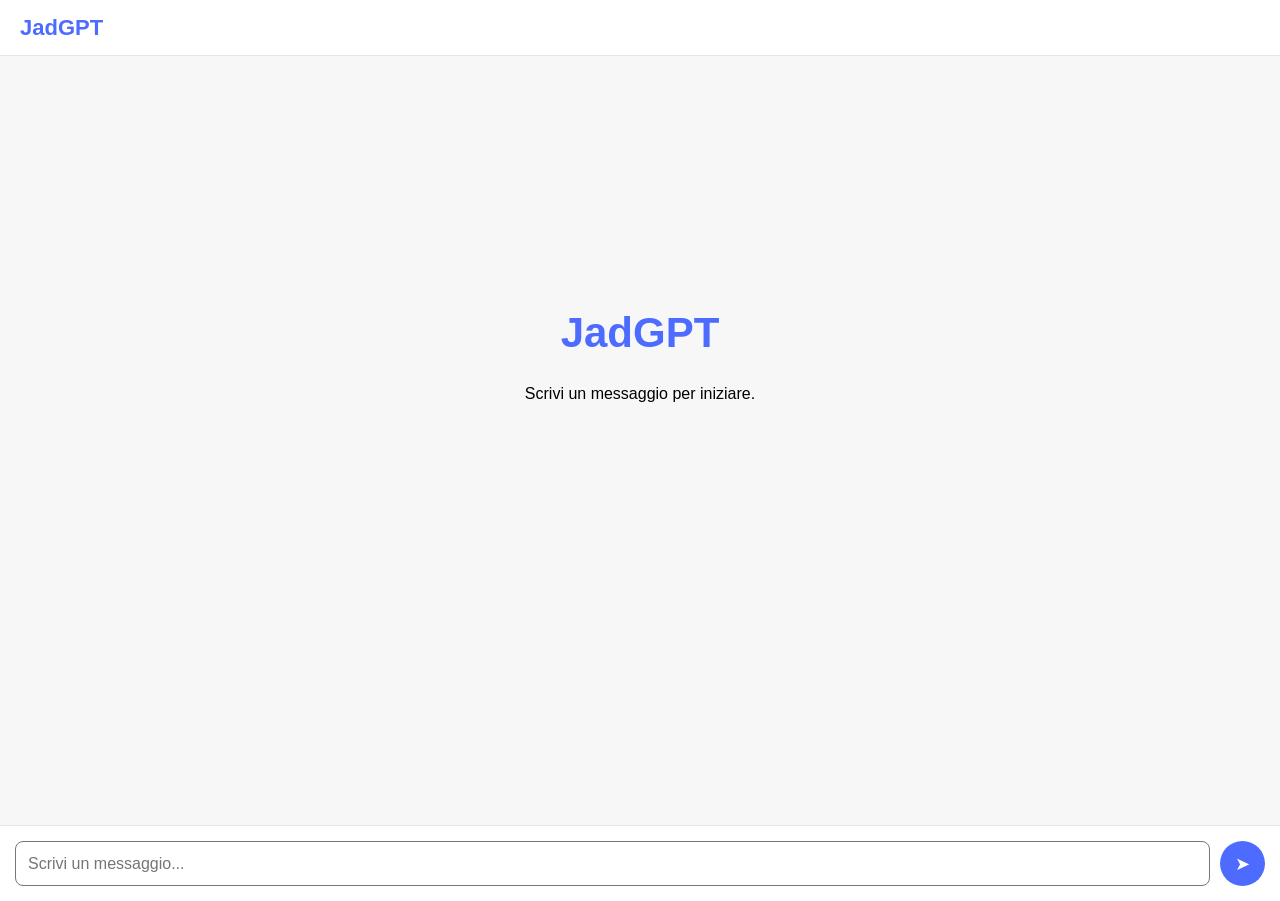
<file: JadGPT copia.html>
<!DOCTYPE html>
<html lang="it">
<head>
    <meta charset="UTF-8">
    <title>JadGPT</title>
    <style>

        body {
            margin: 0;
            font-family: "Segoe UI", Arial, sans-serif;
            background: #f7f7f8;
            color: #000;
            height: 100vh;
            overflow: hidden;
        }

        /* TOP */
        #topbar {
            height: 55px;
            background: #ffffff;
            border-bottom: 1px solid #e5e5e5;
            display: flex;
            justify-content: flex-start;
            align-items: center;
            padding: 0 20px;
            font-size: 22px;
            font-weight: bold;
            color: #4D6CFF;
        }

        /* LAYOUT */
        #container {
            height: calc(100vh - 55px);
            display: flex;
            flex-direction: column;
        }

        /* CHAT */
        #chat {
            flex: 1;
            overflow-y: auto;
            padding: 25px;
            display: flex;
            flex-direction: column;
            gap: 15px;
        }

        /* MESSAGGI */
        .msg-container {
            width: 100%;
            display: flex;
        }

        .msg {
            padding: 12px 15px;
            border-radius: 12px;
            max-width: 75%;
            font-size: 16px;
            line-height: 1.4;
            white-space: pre-wrap;
        }

        .user {
            justify-content: flex-end;
        }
        .user .msg {
            background: #d9e8ff;
        }

        .bot {
            justify-content: flex-start;
        }
        .bot .msg {
            background: #e9e9eb;
        }

        /* WELCOME */
        #welcome {
            text-align: center;
            margin-top: 200px;
        }
        #welcome h1 {
            font-size: 42px;
            color: #4D6CFF;
        }

        /* INPUT */
        #input-area {
            padding: 15px;
            background: #fff;
            display: flex;
            gap: 10px;
            border-top: 1px solid #e5e5e5;
        }

        #domanda {
            flex: 1;
            padding: 12px;
            border-radius: 8px;
            border: 1px solid #777;
            font-size: 16px;
        }

        #sendBtn {
            width: 45px;
            height: 45px;
            border-radius: 50%;
            border: none;
            background: #4D6CFF;
            color: white;
            cursor: pointer;
            font-size: 18px;
        }

        /* TYPING DOTS */
        .typing span {
            display: inline-block;
            width: 8px;
            height: 8px;
            background: #555;
            margin-right: 4px;
            border-radius: 50%;
            animation: bounce 0.6s infinite;
        }

        .typing span:nth-child(2) { animation-delay: 0.15s; }
        .typing span:nth-child(3) { animation-delay: 0.3s; }

        @keyframes bounce {
            0%, 100% { transform: translateY(0); }
            50% { transform: translateY(-6px); }
        }

        /* Rimuove riquadro grigio dai puntini */
        #typing .msg {
            background: transparent !important;
            padding: 5px 0 !important;
            box-shadow: none !important;
        }

    </style>
</head>
<body>

<div id="topbar">JadGPT</div>

<div id="container">

    <div id="chat">
        <div id="welcome">
            <h1>JadGPT</h1>
            <p>Scrivi un messaggio per iniziare.</p>
        </div>
    </div>

    <div id="input-area">
        <input id="domanda" type="text" placeholder="Scrivi un messaggio...">
        <button id="sendBtn">➤</button>
    </div>

</div>

<script>

    /* RISPOSTE SENZA RIPETIZIONI */
    const risposte_originali = [
        "Boh.",
        "Con tutte le persone che conosci, proprio a me dovevi chiederlo?",
        "Sparati.",
        "Chiedi a Giacomo.",
        "Mh... bella domanda.",
        "Arrangiati.",
        "Ma chi me l'ha fatto fare:",
        "Perché?",
        "Smettila, mi hai stancato!",
        "864,63754",
        "16",
        "O giallo o blu.",
        "Quindi?"
    ];
    let risposte = [...risposte_originali];

    function rispostaCasuale() {
        if (risposte.length === 0) risposte = [...risposte_originali];
        const i = Math.floor(Math.random() * risposte.length);
        const r = risposte[i];
        risposte.splice(i, 1);
        return r;
    }

    const chat = document.getElementById("chat");
    const input = document.getElementById("domanda");
    const sendBtn = document.getElementById("sendBtn");

    /* AGGIUNGE UN MESSAGGIO */
    function aggiungiMessaggio(testo, tipo) {
        const wrap = document.createElement("div");
        wrap.className = "msg-container " + tipo;

        const msg = document.createElement("div");
        msg.className = "msg";
        msg.textContent = testo;

        wrap.appendChild(msg);

        const welcome = document.getElementById("welcome");
        if (welcome) welcome.remove();

        chat.appendChild(wrap);
        chat.scrollTop = chat.scrollHeight;
    }

    /* TYPING */
    function mostraTyping() {
        const wrap = document.createElement("div");
        wrap.className = "msg-container bot";
        wrap.id = "typing";

        wrap.innerHTML = `
            <div class="msg">
                <div class="typing">
                    <span></span><span></span><span></span>
                </div>
            </div>
        `;

        chat.appendChild(wrap);
        chat.scrollTop = chat.scrollHeight;
    }

    function nascondiTyping() {
        const t = document.getElementById("typing");
        if (t) t.remove();
    }

    /* INVIO */
    function rispondi() {
        const domanda = input.value.trim();
        if (domanda === "") return;

        aggiungiMessaggio(domanda, "user");
        input.value = "";

        mostraTyping();

        setTimeout(() => {
            nascondiTyping();
            aggiungiMessaggio(rispostaCasuale(), "bot");
        }, 1500);
    }

    /* ENTER FUNZIONANTE */
    input.addEventListener("keydown", function(e) {
        if (e.key === "Enter") {
            e.preventDefault();
            rispondi();
        }
    });

    /* PULSANTE FUNZIONANTE */
    sendBtn.addEventListener("click", rispondi);

</script>

</body>
</html>
</file>
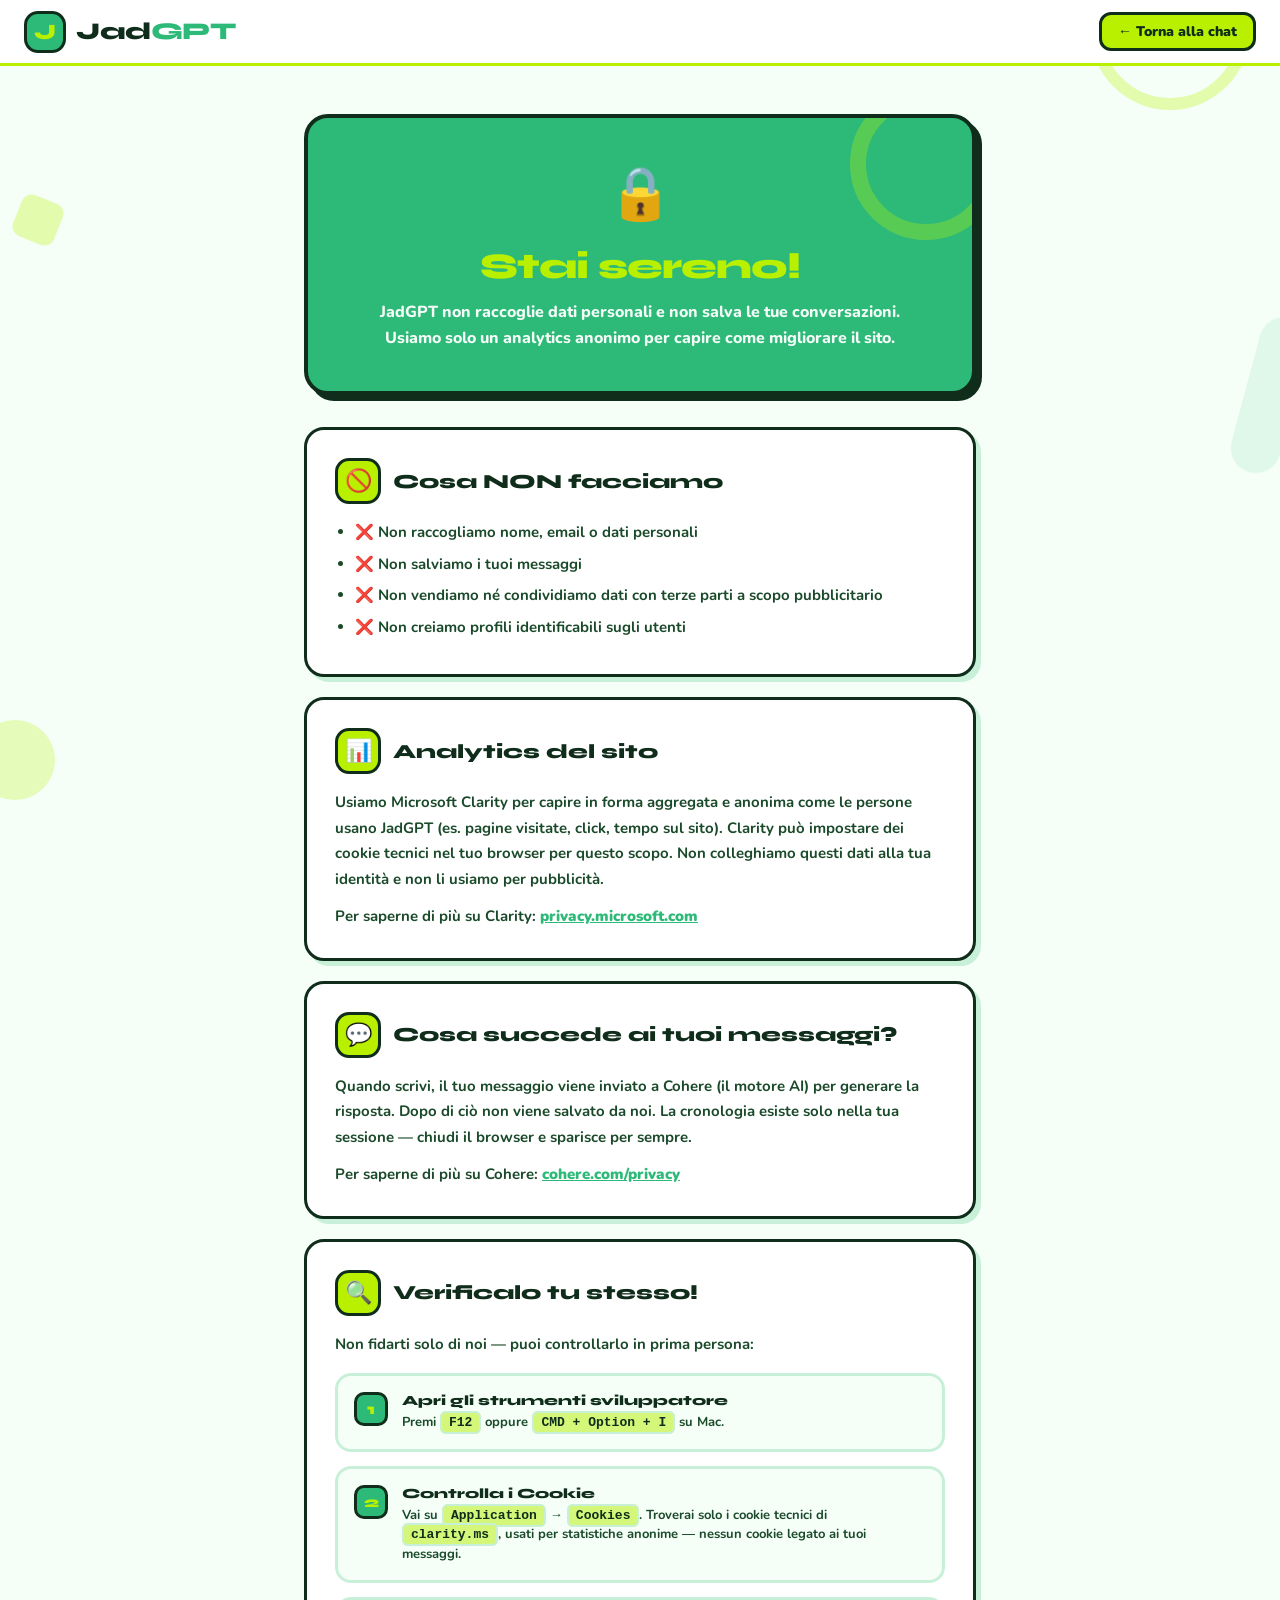
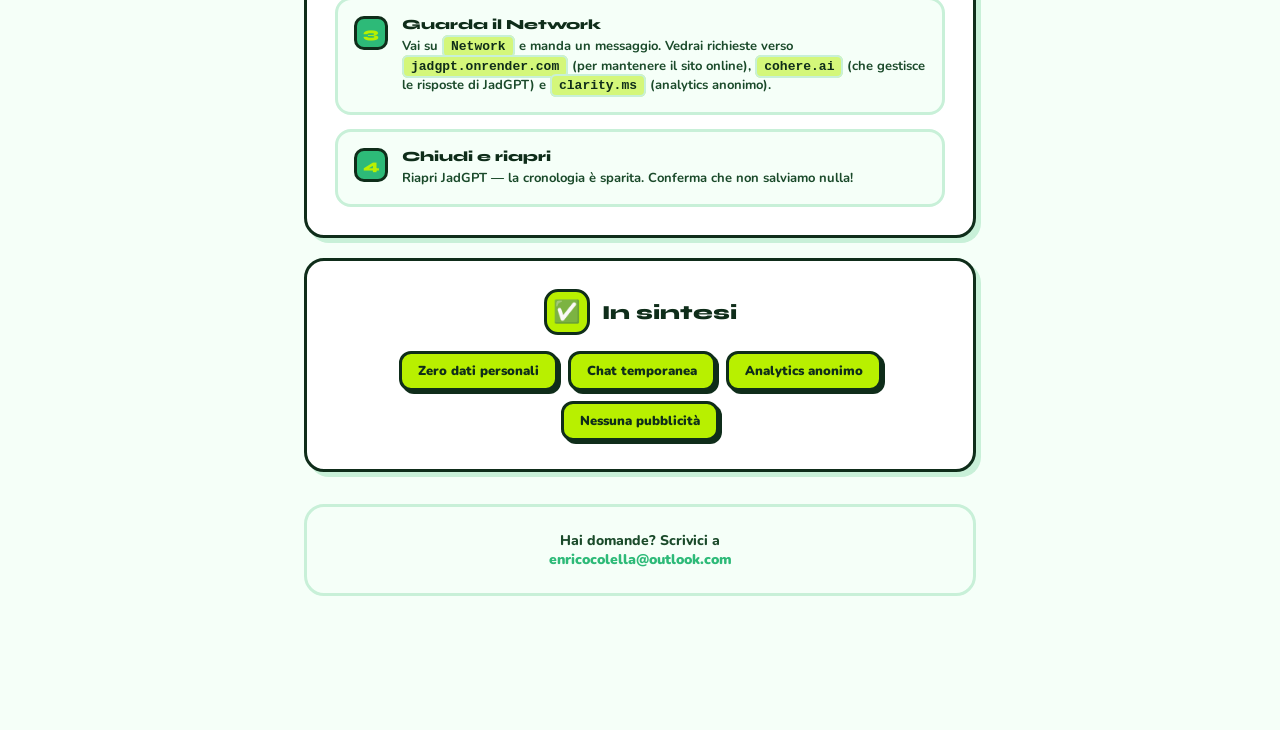
<file: legal.html>
<!DOCTYPE html>
<html lang="it">
<head>
    <meta charset="UTF-8">
    <meta name="viewport" content="width=device-width, initial-scale=1.0">
    <title>JadGPT - Privacy</title>
    <link href="https://fonts.googleapis.com/css2?family=Syne:wght@700;800&family=Nunito:wght@700;800;900&display=swap" rel="stylesheet">
    <style>
        :root {
            --mint: #2dba78;
            --lime: #b8f000;
            --lime-soft: #d4f77a;
            --bg: #f5fff8;
            --surface: #ffffff;
            --text: #0f2d1a;
            --text-mid: #1a4a2a;
            --text-muted: #7ab88a;
            --border: #c8f0d8;
        }
        * { box-sizing: border-box; margin: 0; padding: 0; }
        body {
            font-family: 'Nunito', sans-serif;
            background: var(--bg); color: var(--text); min-height: 100vh;
        }

        /* Forme astratte */
        .shape { position: fixed; pointer-events: none; z-index: 0; }
        .shape-circle-1 { width: 160px; height: 160px; border-radius: 50%; border: 12px solid var(--lime); top: -50px; right: 30px; opacity: 0.3; }
        .shape-circle-2 { width: 80px; height: 80px; border-radius: 50%; background: var(--lime-soft); bottom: 100px; left: -25px; opacity: 0.5; }
        .shape-rect { width: 50px; height: 160px; border-radius: 25px; background: var(--mint); top: 35%; right: -15px; opacity: 0.1; transform: rotate(15deg); }
        .shape-square { width: 44px; height: 44px; border-radius: 10px; background: var(--lime); top: 22%; left: 16px; opacity: 0.3; transform: rotate(22deg); }

        /* TOPBAR */
        #topbar {
            height: 66px; background: var(--surface);
            border-bottom: 3px solid var(--lime);
            display: flex; align-items: center; padding: 0 24px; gap: 10px;
            position: relative; z-index: 10;
        }
        .logo-icon {
            width: 42px; height: 42px; background: var(--mint); border-radius: 14px;
            display: flex; align-items: center; justify-content: center;
            font-family: 'Syne', sans-serif; font-size: 22px; font-weight: 800; color: var(--lime);
            border: 3px solid var(--text);
        }
        .logo-text {
            font-family: 'Syne', sans-serif; font-size: 24px; font-weight: 800;
            color: var(--text); text-decoration: none; letter-spacing: -0.5px;
        }
        .logo-text span { color: var(--mint); }
        .back-btn {
            margin-left: auto;
            font-family: 'Nunito', sans-serif; font-size: 14px; font-weight: 900;
            color: var(--text); text-decoration: none;
            border: 3px solid var(--text); padding: 7px 16px; border-radius: 12px;
            background: var(--lime); transition: all 0.15s;
        }
        .back-btn:hover { background: var(--mint); color: white; }

        /* CONTENT */
        .content { max-width: 720px; margin: 48px auto; padding: 0 24px 80px; position: relative; z-index: 1; }

        /* HERO */
        .hero {
            background: var(--mint); border: 4px solid var(--text);
            border-radius: 24px; padding: 40px; text-align: center; margin-bottom: 32px;
            position: relative; overflow: hidden;
            box-shadow: 6px 6px 0 var(--text);
        }
        .hero::before {
            content: '';
            position: absolute; top: -30px; right: -30px;
            width: 120px; height: 120px; border-radius: 50%;
            border: 16px solid var(--lime); opacity: 0.3;
        }
        .hero-emoji { font-size: 52px; margin-bottom: 16px; }
        .hero h1 {
            font-family: 'Syne', sans-serif;
            font-size: 36px; font-weight: 800; color: var(--lime);
            margin-bottom: 12px; letter-spacing: -1px;
        }
        .hero p { font-size: 16px; color: rgba(255,255,255,0.95); font-weight: 800; line-height: 1.6; }

        /* CARDS */
        .card {
            background: var(--surface); border-radius: 20px;
            padding: 28px; margin-bottom: 20px;
            border: 3px solid var(--text);
            box-shadow: 5px 5px 0 var(--border);
        }
        .card-header { display: flex; align-items: center; gap: 12px; margin-bottom: 16px; }
        .card-icon {
            width: 46px; height: 46px; border-radius: 14px;
            background: var(--lime); border: 3px solid var(--text);
            display: flex; align-items: center; justify-content: center;
            font-size: 22px; flex-shrink: 0;
        }
        .card h2 { font-family: 'Syne', sans-serif; font-size: 20px; font-weight: 800; color: var(--text); }
        .card p { font-size: 15px; line-height: 1.7; color: var(--text-mid); font-weight: 700; }
        .card ul { padding-left: 20px; margin-top: 10px; }
        .card li { font-size: 15px; line-height: 1.7; color: var(--text-mid); font-weight: 700; margin-bottom: 6px; }

        /* STEPS */
        .steps { display: flex; flex-direction: column; gap: 14px; margin-top: 16px; }
        .step {
            display: flex; gap: 14px; align-items: flex-start;
            background: var(--bg); border-radius: 16px;
            padding: 16px; border: 3px solid var(--border);
        }
        .step-num {
            width: 34px; height: 34px; border-radius: 10px;
            background: var(--mint); border: 3px solid var(--text);
            color: var(--lime); font-weight: 900; font-size: 15px;
            display: flex; align-items: center; justify-content: center;
            flex-shrink: 0; font-family: 'Syne', sans-serif;
        }
        .step-title { font-weight: 900; font-size: 14px; color: var(--text); margin-bottom: 4px; font-family: 'Syne', sans-serif; }
        .step-desc { font-size: 13px; color: var(--text-mid); font-weight: 700; line-height: 1.5; }
        .step-desc code {
            background: var(--lime-soft); padding: 2px 7px; border-radius: 6px;
            font-family: monospace; color: var(--text);
            border: 2px solid var(--border);
        }

        /* BADGE */
        .badges { display: flex; flex-wrap: wrap; gap: 10px; justify-content: center; margin-top: 16px; }
        .badge {
            display: inline-flex; align-items: center; gap: 6px;
            background: var(--lime); border: 3px solid var(--text);
            border-radius: 12px; padding: 8px 16px;
            font-size: 13px; font-weight: 900; color: var(--text);
            box-shadow: 3px 3px 0 var(--text);
        }

        /* CONTACT */
        .contact-box {
            background: var(--bg); border: 3px solid var(--border);
            border-radius: 20px; padding: 24px; text-align: center; margin-top: 32px;
        }
        .contact-box p { font-size: 14px; color: var(--text-mid); font-weight: 800; }
        .contact-box a { color: var(--mint); text-decoration: none; font-weight: 900; }
        .contact-box a:hover { text-decoration: underline; }
    </style>
</head>
<body>

<div class="shape shape-circle-1"></div>
<div class="shape shape-circle-2"></div>
<div class="shape shape-rect"></div>
<div class="shape shape-square"></div>

<div id="topbar">
    <div class="logo-icon">J</div>
    <a href="https://jadgpt.onrender.com" class="logo-text">Jad<span>GPT</span></a>
    <a href="https://jadgpt.onrender.com" class="back-btn">← Torna alla chat</a>
</div>

<div class="content">

    <div class="hero">
        <div class="hero-emoji">🔒</div>
        <h1>Stai sereno!</h1>
        <p>JadGPT non raccoglie dati personali e non salva le tue conversazioni.<br>Usiamo solo un analytics anonimo per capire come migliorare il sito.</p>
    </div>

    <div class="card">
        <div class="card-header">
            <div class="card-icon">🚫</div>
            <h2>Cosa NON facciamo</h2>
        </div>
        <ul>
            <li>❌ Non raccogliamo nome, email o dati personali</li>
            <li>❌ Non salviamo i tuoi messaggi</li>
            <li>❌ Non vendiamo né condividiamo dati con terze parti a scopo pubblicitario</li>
            <li>❌ Non creiamo profili identificabili sugli utenti</li>
        </ul>
    </div>

    <div class="card">
        <div class="card-header">
            <div class="card-icon">📊</div>
            <h2>Analytics del sito</h2>
        </div>
        <p>Usiamo <strong>Microsoft Clarity</strong> per capire in forma aggregata e anonima come le persone usano JadGPT (es. pagine visitate, click, tempo sul sito). Clarity può impostare dei cookie tecnici nel tuo browser per questo scopo. Non colleghiamo questi dati alla tua identità e non li usiamo per pubblicità.</p>
        <p style="margin-top:12px;">Per saperne di più su Clarity: <a href="https://privacy.microsoft.com/it-it/privacystatement" target="_blank" style="color:var(--mint);font-weight:900;">privacy.microsoft.com</a></p>
    </div>

    <div class="card">
        <div class="card-header">
            <div class="card-icon">💬</div>
            <h2>Cosa succede ai tuoi messaggi?</h2>
        </div>
        <p>Quando scrivi, il tuo messaggio viene inviato a <strong>Cohere</strong> (il motore AI) per generare la risposta. Dopo di ciò non viene salvato da noi. La cronologia esiste solo nella tua sessione — chiudi il browser e sparisce per sempre.</p>
        <p style="margin-top:12px;">Per saperne di più su Cohere: <a href="https://cohere.com/privacy" target="_blank" style="color:var(--mint);font-weight:900;">cohere.com/privacy</a></p>
    </div>

    <div class="card">
        <div class="card-header">
            <div class="card-icon">🔍</div>
            <h2>Verificalo tu stesso!</h2>
        </div>
        <p>Non fidarti solo di noi — puoi controllarlo in prima persona:</p>
        <div class="steps">
            <div class="step">
                <div class="step-num">1</div>
                <div class="step-content">
                    <div class="step-title">Apri gli strumenti sviluppatore</div>
                    <div class="step-desc">Premi <code>F12</code> oppure <code>CMD + Option + I</code> su Mac.</div>
                </div>
            </div>
            <div class="step">
                <div class="step-num">2</div>
                <div class="step-content">
                    <div class="step-title">Controlla i Cookie</div>
                    <div class="step-desc">Vai su <code>Application</code> → <code>Cookies</code>. Troverai solo i cookie tecnici di <code>clarity.ms</code>, usati per statistiche anonime — nessun cookie legato ai tuoi messaggi.</div>
                </div>
            </div>
            <div class="step">
                <div class="step-num">3</div>
                <div class="step-content">
                    <div class="step-title">Guarda il Network</div>
                    <div class="step-desc">Vai su <code>Network</code> e manda un messaggio. Vedrai richieste verso <code>jadgpt.onrender.com</code> (per mantenere il sito online), <code>cohere.ai</code> (che gestisce le risposte di JadGPT) e <code>clarity.ms</code> (analytics anonimo).</div>
                </div>
            </div>
            <div class="step">
                <div class="step-num">4</div>
                <div class="step-content">
                    <div class="step-title">Chiudi e riapri</div>
                    <div class="step-desc">Riapri JadGPT — la cronologia è sparita. Conferma che non salviamo nulla!</div>
                </div>
            </div>
        </div>
    </div>

    <div class="card" style="text-align:center;">
        <div class="card-header" style="justify-content:center;">
            <div class="card-icon">✅</div>
            <h2>In sintesi</h2>
        </div>
        <div class="badges">
            <span class="badge">Zero dati personali</span>
            <span class="badge">Chat temporanea</span>
            <span class="badge">Analytics anonimo</span>
            <span class="badge">Nessuna pubblicità</span>
        </div>
    </div>

    <div class="contact-box">
        <p>Hai domande? Scrivici a<br>
        <a href="mailto:enricocolella@outlook.com">enricocolella@outlook.com</a></p>
    </div>

</div>
</body>
</html>
</file>
